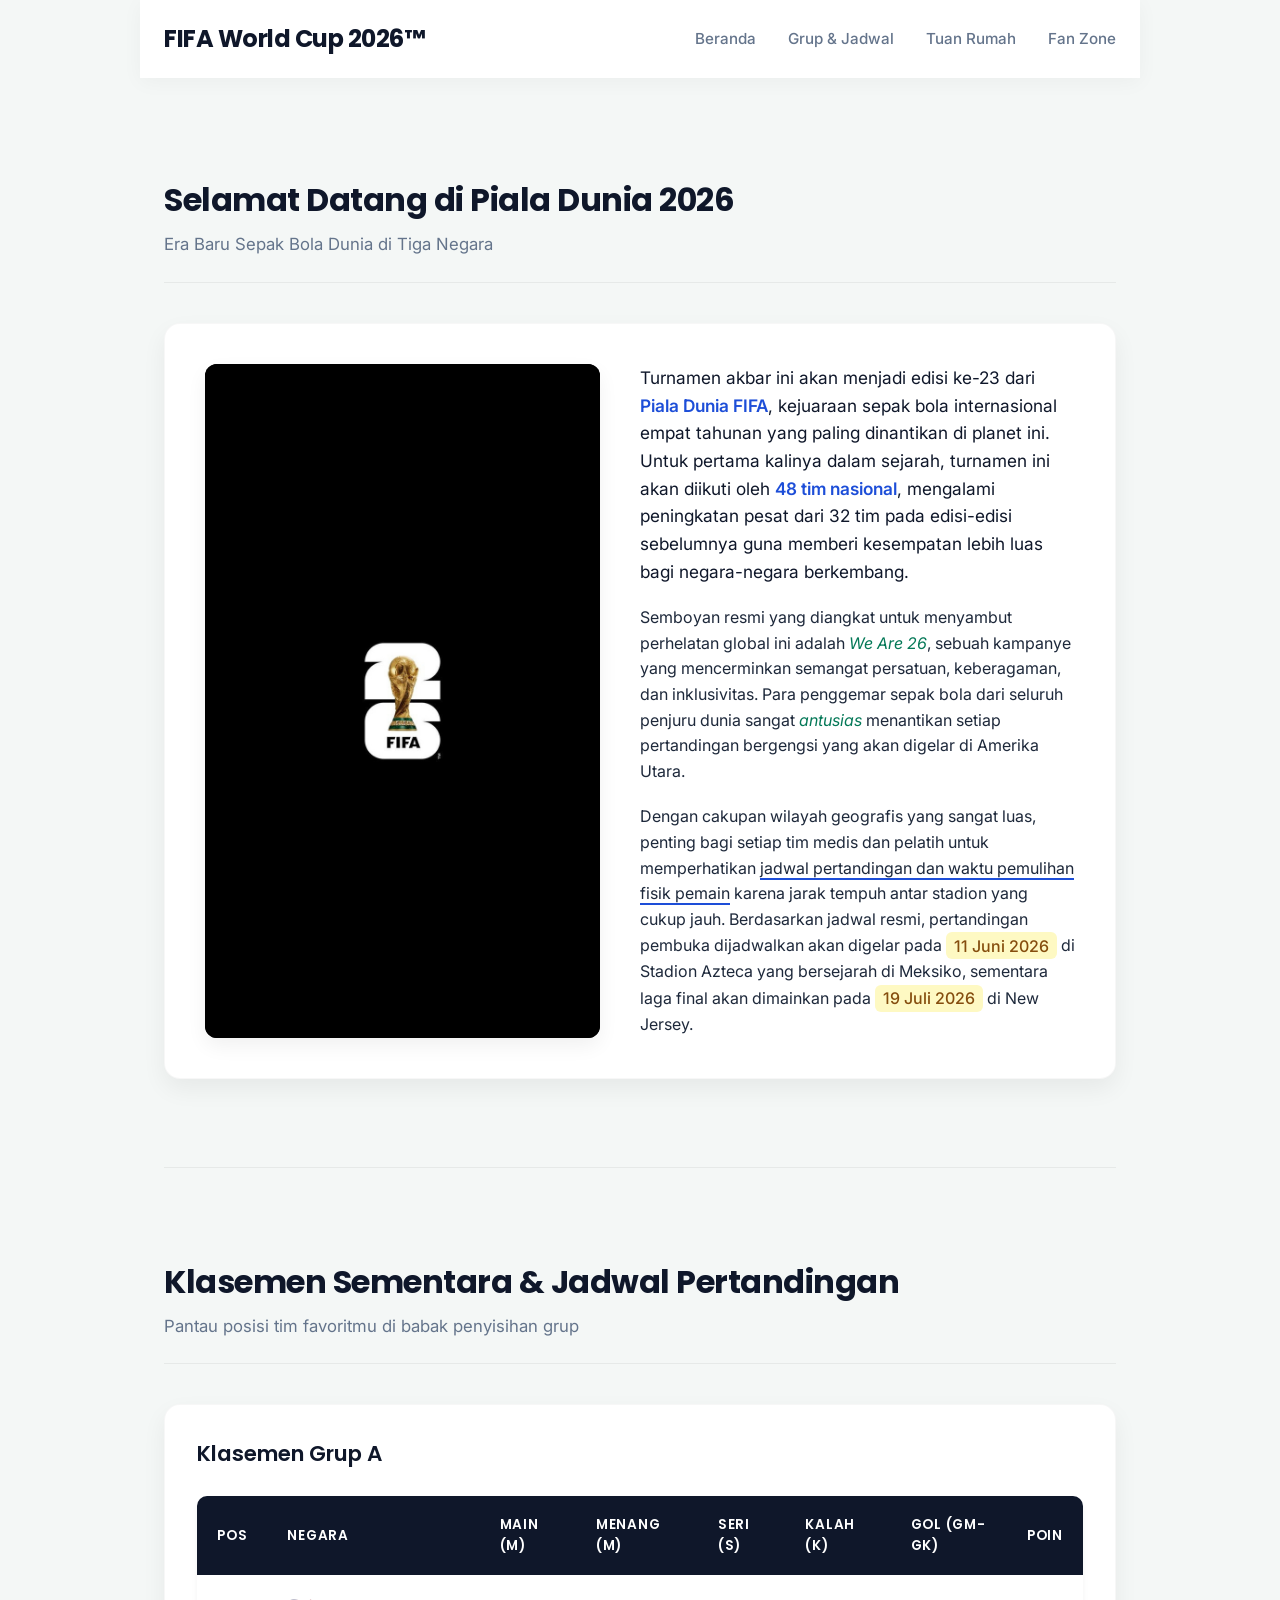
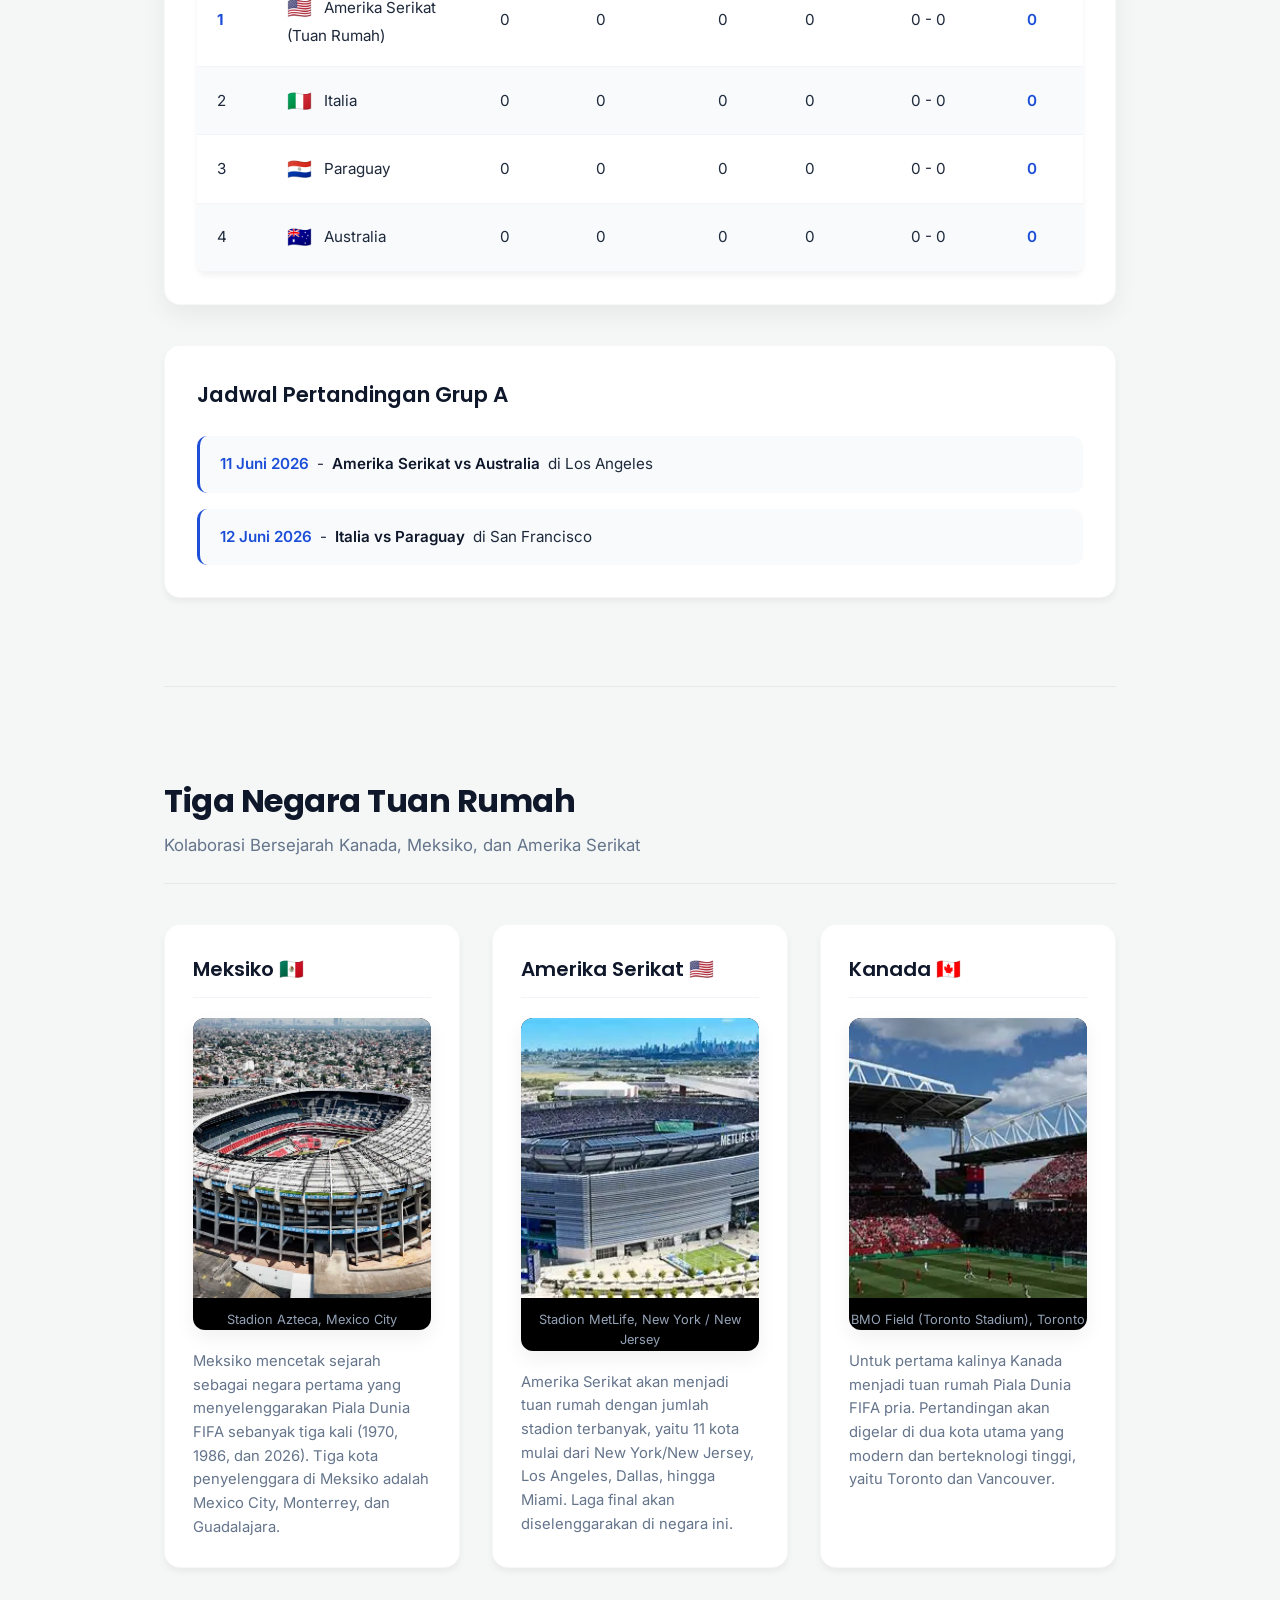
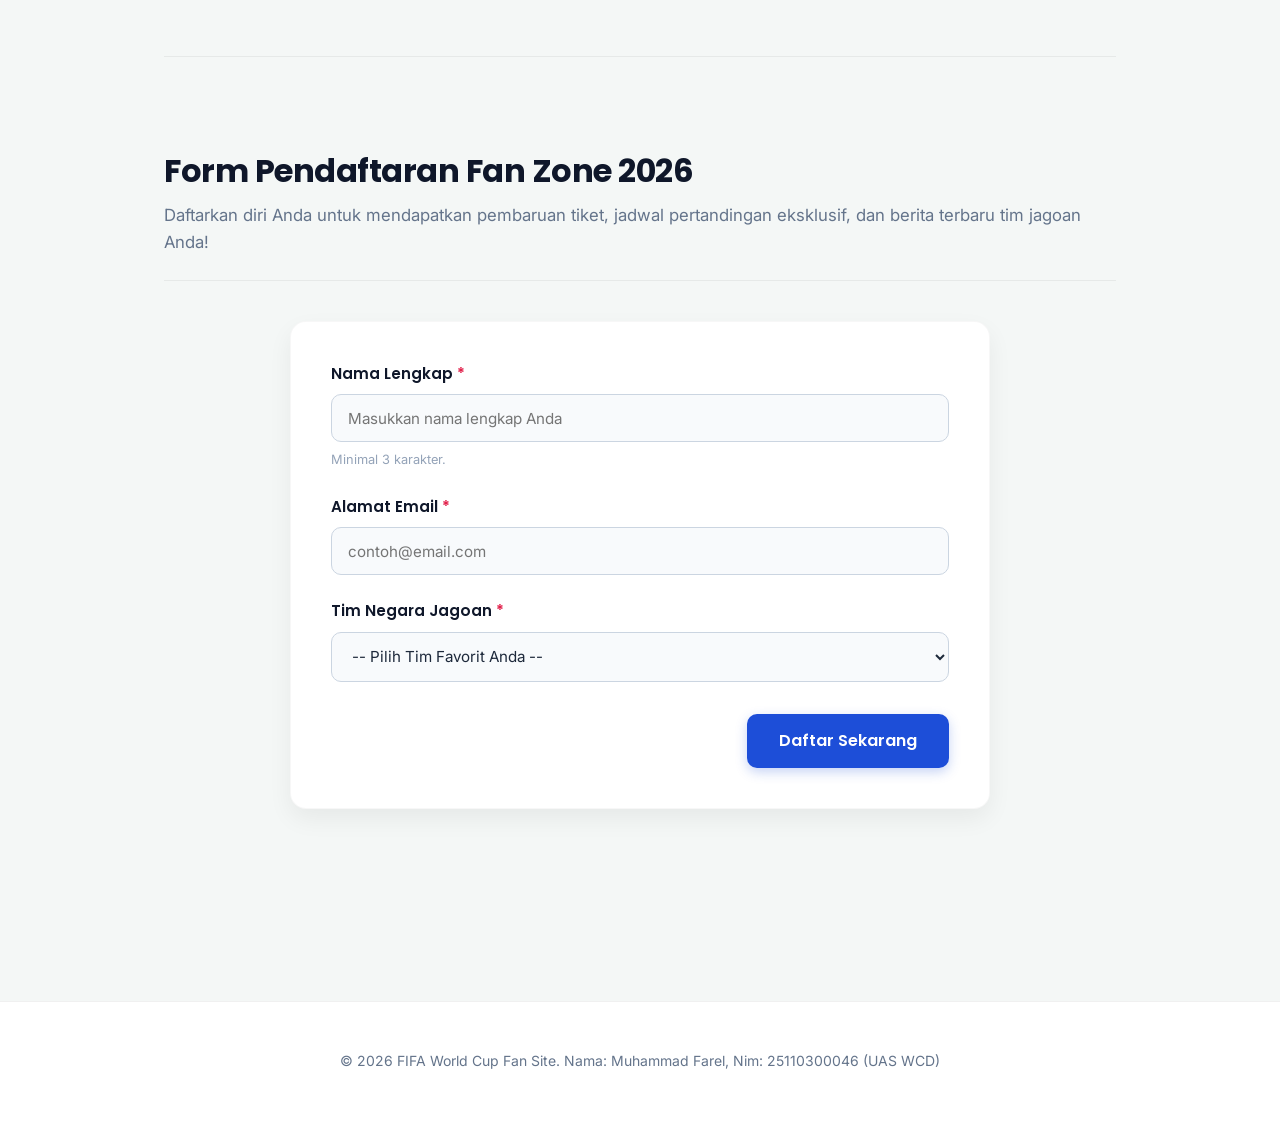
<file: index.html>
<!DOCTYPE html>
<html lang="id">
<head>
    <meta charset="UTF-8">
    <meta name="viewport" content="width=device-width, initial-scale=1.0">
    <title>Piala Dunia FIFA 2026 - Beranda</title>
    <!-- Tautan ke file CSS eksternal (sesuai instruksi, tanpa CSS inline) -->
    <link rel="stylesheet" href="style.css">
</head>
<body>

    <!-- Header & Navigasi Utama -->
    <header class="site-header" id="header">
        <div class="logo-container">
            <h1 class="site-title">FIFA World Cup 2026™</h1>
        </div>
        <nav class="main-nav" aria-label="Navigasi Utama">
            <ul class="nav-list">
                <li class="nav-item"><a href="#beranda" class="nav-link">Beranda</a></li>
                <li class="nav-item"><a href="#grup" class="nav-link">Grup & Jadwal</a></li>
                <li class="nav-item"><a href="#tuan-rumah" class="nav-link">Tuan Rumah</a></li>
                <li class="nav-item"><a href="#fan-zone" class="nav-link">Fan Zone</a></li>
            </ul>
        </nav>
    </header>

    <!-- Konten Utama -->
    <main class="main-content">

        <!-- Bagian 1: Beranda -->
        <section id="beranda" class="section hero-section">
            <div class="section-header">
                <h2 class="section-title">Selamat Datang di Piala Dunia 2026</h2>
                <p class="section-subtitle">Era Baru Sepak Bola Dunia di Tiga Negara</p>
            </div>

            <div class="hero-content">
                <!-- Gambar 1: Logo Resmi Piala Dunia 2026 -->
                <figure class="image-wrapper">
                    <img src="asset/logo-piala-dunia.png" 
                         alt="Logo Resmi Piala Dunia FIFA 2026" 
                         width="600" 
                         loading="lazy" 
                         class="featured-image">
                </figure>

                <!-- Paragraf dengan tag formatting wajib: <b>, <strong>, <i>, <em>, <u>, <mark> -->
                <div class="article-body">
                    <p class="intro-paragraph">
                        Turnamen akbar ini akan menjadi edisi ke-23 dari <b>Piala Dunia FIFA</b>, kejuaraan sepak bola internasional empat tahunan yang paling dinantikan di planet ini. Untuk pertama kalinya dalam sejarah, turnamen ini akan diikuti oleh <strong>48 tim nasional</strong>, mengalami peningkatan pesat dari 32 tim pada edisi-edisi sebelumnya guna memberi kesempatan lebih luas bagi negara-negara berkembang.
                    </p>
                    <p class="detail-paragraph">
                        Semboyan resmi yang diangkat untuk menyambut perhelatan global ini adalah <i>We Are 26</i>, sebuah kampanye yang mencerminkan semangat persatuan, keberagaman, dan inklusivitas. Para penggemar sepak bola dari seluruh penjuru dunia sangat <em>antusias</em> menantikan setiap pertandingan bergengsi yang akan digelar di Amerika Utara.
                    </p>
                    <p class="info-paragraph">
                        Dengan cakupan wilayah geografis yang sangat luas, penting bagi setiap tim medis dan pelatih untuk memperhatikan <u>jadwal pertandingan dan waktu pemulihan fisik pemain</u> karena jarak tempuh antar stadion yang cukup jauh. Berdasarkan jadwal resmi, pertandingan pembuka dijadwalkan akan digelar pada <mark>11 Juni 2026</mark> di Stadion Azteca yang bersejarah di Meksiko, sementara laga final akan dimainkan pada <mark>19 Juli 2026</mark> di New Jersey.
                    </p>
                </div>
            </div>
        </section>

        <hr class="section-divider">

        <!-- Bagian 2: Grup & Jadwal (Tabel Klasemen) -->
        <section id="grup" class="section group-section">
            <div class="section-header">
                <h2 class="section-title">Klasemen Sementara & Jadwal Pertandingan</h2>
                <p class="section-subtitle">Pantau posisi tim favoritmu di babak penyisihan grup</p>
            </div>

            <div class="table-container">
                <h3 class="table-title">Klasemen Grup A</h3>
                <!-- Tabel HTML Murni -->
                <table class="standings-table" border="1" cellpadding="10" cellspacing="0">
                    <thead>
                        <tr class="table-header-row">
                            <th class="col-pos">Pos</th>
                            <th class="col-team">Negara</th>
                            <th class="col-played">Main (M)</th>
                            <th class="col-win">Menang (M)</th>
                            <th class="col-draw">Seri (S)</th>
                            <th class="col-loss">Kalah (K)</th>
                            <th class="col-goals">Gol (GM-GK)</th>
                            <th class="col-points">Poin</th>
                        </tr>
                    </thead>
                    <tbody>
                        <tr class="table-row rank-1">
                            <td class="cell-pos">1</td>
                            <td class="cell-team">
                                <span class="flag-icon">🇺🇸</span> Amerika Serikat (Tuan Rumah)
                            </td>
                            <td class="cell-played">0</td>
                            <td class="cell-win">0</td>
                            <td class="cell-draw">0</td>
                            <td class="cell-loss">0</td>
                            <td class="cell-goals">0 - 0</td>
                            <td class="cell-points"><strong>0</strong></td>
                        </tr>
                        <tr class="table-row rank-2">
                            <td class="cell-pos">2</td>
                            <td class="cell-team">
                                <span class="flag-icon">🇮🇹</span> Italia
                            </td>
                            <td class="cell-played">0</td>
                            <td class="cell-win">0</td>
                            <td class="cell-draw">0</td>
                            <td class="cell-loss">0</td>
                            <td class="cell-goals">0 - 0</td>
                            <td class="cell-points"><strong>0</strong></td>
                        </tr>
                        <tr class="table-row rank-3">
                            <td class="cell-pos">3</td>
                            <td class="cell-team">
                                <span class="flag-icon">🇵🇾</span> Paraguay
                            </td>
                            <td class="cell-played">0</td>
                            <td class="cell-win">0</td>
                            <td class="cell-draw">0</td>
                            <td class="cell-loss">0</td>
                            <td class="cell-goals">0 - 0</td>
                            <td class="cell-points"><strong>0</strong></td>
                        </tr>
                        <tr class="table-row rank-4">
                            <td class="cell-pos">4</td>
                            <td class="cell-team">
                                <span class="flag-icon">🇦🇺</span> Australia
                            </td>
                            <td class="cell-played">0</td>
                            <td class="cell-win">0</td>
                            <td class="cell-draw">0</td>
                            <td class="cell-loss">0</td>
                            <td class="cell-goals">0 - 0</td>
                            <td class="cell-points"><strong>0</strong></td>
                        </tr>
                    </tbody>
                </table>
            </div>

            <div class="schedule-container">
                <h3 class="schedule-title">Jadwal Pertandingan Grup A</h3>
                <ul class="schedule-list">
                    <li class="schedule-item">
                        <span class="match-date">11 Juni 2026</span> - 
                        <span class="match-teams">Amerika Serikat vs Australia</span> di Los Angeles
                    </li>
                    <li class="schedule-item">
                        <span class="match-date">12 Juni 2026</span> - 
                        <span class="match-teams">Italia vs Paraguay</span> di San Francisco
                    </li>
                </ul>
            </div>
        </section>

        <hr class="section-divider">

        <!-- Bagian 3: Tuan Rumah -->
        <section id="tuan-rumah" class="section host-section">
            <div class="section-header">
                <h2 class="section-title">Tiga Negara Tuan Rumah</h2>
                <p class="section-subtitle">Kolaborasi Bersejarah Kanada, Meksiko, dan Amerika Serikat</p>
            </div>

            <div class="host-grid">
                <!-- Tuan Rumah 1: Meksiko -->
                <article class="host-card">
                    <h3 class="host-name">Meksiko 🇲🇽</h3>
                    <!-- Gambar 2: Stadion Meksiko -->
                    <figure class="host-image-wrapper">
                        <img src="asset/stadion-mexico.jpg" 
                             alt="Stadion Azteca Meksiko Tempat Pertandingan Pembuka Piala Dunia 2026" 
                             width="800" 
                             loading="lazy" 
                             class="stadium-image">
                        <figcaption class="host-caption">Stadion Azteca, Mexico City</figcaption>
                    </figure>
                    <p class="host-description">
                        Meksiko mencetak sejarah sebagai negara pertama yang menyelenggarakan Piala Dunia FIFA sebanyak tiga kali (1970, 1986, dan 2026). Tiga kota penyelenggara di Meksiko adalah Mexico City, Monterrey, dan Guadalajara.
                    </p>
                </article>

                <!-- Tuan Rumah 2: Amerika Serikat -->
                <article class="host-card">
                    <h3 class="host-name">Amerika Serikat 🇺🇸</h3>
                    <!-- Gambar 3: Stadion AS -->
                    <figure class="host-image-wrapper">
                        <img src="asset/stadion-america.png" 
                             alt="Stadion MetLife New York New Jersey Tempat Laga Final Piala Dunia 2026" 
                             width="800" 
                             loading="lazy" 
                             class="stadium-image">
                        <figcaption class="host-caption">Stadion MetLife, New York / New Jersey</figcaption>
                    </figure>
                    <p class="host-description">
                        Amerika Serikat akan menjadi tuan rumah dengan jumlah stadion terbanyak, yaitu 11 kota mulai dari New York/New Jersey, Los Angeles, Dallas, hingga Miami. Laga final akan diselenggarakan di negara ini.
                    </p>
                </article>

                <!-- Tuan Rumah 3: Kanada -->
                <article class="host-card">
                    <h3 class="host-name">Kanada 🇨🇦</h3>
                    <!-- Gambar 4: Stadion Kanada -->
                    <figure class="host-image-wrapper">
                        <img src="asset/stadion-canada.png" 
                             alt="Stadion BMO Field Toronto Tempat Pertandingan Piala Dunia 2026 di Kanada" 
                             width="800" 
                             loading="lazy" 
                             class="stadium-image">
                        <figcaption class="host-caption">BMO Field (Toronto Stadium), Toronto</figcaption>
                    </figure>
                    <p class="host-description">
                        Untuk pertama kalinya Kanada menjadi tuan rumah Piala Dunia FIFA pria. Pertandingan akan digelar di dua kota utama yang modern dan berteknologi tinggi, yaitu Toronto dan Vancouver.
                    </p>
                </article>
            </div>
        </section>

        <hr class="section-divider">

        <!-- Bagian 4: Fan Zone Form -->
        <section id="fan-zone" class="section fanzone-section">
            <div class="section-header">
                <h2 class="section-title">Form Pendaftaran Fan Zone 2026</h2>
                <p class="section-subtitle">Daftarkan diri Anda untuk mendapatkan pembaruan tiket, jadwal pertandingan eksklusif, dan berita terbaru tim jagoan Anda!</p>
            </div>

            <div class="fanzone-card">
                <form id="fanzone-form" class="fanzone-form">
                    <div class="form-group">
                        <label for="nama" class="form-label">Nama Lengkap <span class="required-star">*</span></label>
                        <input type="text" id="nama" name="nama" class="form-input" placeholder="Masukkan nama lengkap Anda" minlength="3" required>
                        <span class="form-hint">Minimal 3 karakter.</span>
                    </div>

                    <div class="form-group">
                        <label for="email" class="form-label">Alamat Email <span class="required-star">*</span></label>
                        <input type="email" id="email" name="email" class="form-input" placeholder="contoh@email.com" required>
                    </div>

                    <div class="form-group">
                        <label for="tim" class="form-label">Tim Negara Jagoan <span class="required-star">*</span></label>
                        <select id="tim" name="tim" class="form-select" required>
                            <option value="" disabled selected>-- Pilih Tim Favorit Anda --</option>
                            <option value="Argentina">Argentina (Juara Bertahan)</option>
                            <option value="Brasil">Brasil </option>
                            <option value="Prancis">Prancis </option>
                            <option value="Jerman">Jerman </option>
                            <option value="Inggris">Inggris</option>
                            <option value="Spanyol">Spanyol </option>
                            <option value="Portugal">Portugal </option>
                            <option value="Amerika Serikat">Amerika Serikat (Tuan Rumah)</option>
                            <option value="Meksiko">Meksiko (Tuan Rumah)</option>
                            <option value="Kanada">Kanada (Tuan Rumah)</option>
                            <option value="Jepang">Jepang </option>
                            <option value="Korea Selatan">Korea Selatan</option>
                            <option value="Belanda">Belanda </option>
                            <option value="Italia">Italia </option>
                            <option value="Uruguay">Uruguay </option>
                        </select>
                    </div>

                    <div class="form-actions">
                        <button type="submit" class="submit-btn">Daftar Sekarang</button>
                    </div>
                </form>
            </div>
        </section>

    </main>

    <!-- Footer -->
    <footer class="site-footer">
        <div class="footer-content">
            <p class="copyright-text">&copy; 2026 FIFA World Cup Fan Site. Nama: Muhammad Farel, Nim: 25110300046 (UAS WCD)</p>
        </div>
    </footer>

    <!-- Script JavaScript untuk Form Fan Zone -->
    <script src="form.js"></script>
</body>
</html>
</file>
<file: style.css>
/* ==========================================================================
   FIFA WORLD CUP 2026™ - CLEAN, MODERN, MINIMALIST & ELEGANT CSS
   Desain UI/UX Profesional Tanpa Framework (Murni Vanilla CSS)
   ========================================================================== */

/* ==========================================================================
   1. TIPOGRAFI & WARNA (Clean Aesthetic)
   ========================================================================== */
@import url('https://fonts.googleapis.com/css2?family=Inter:wght@300;400;500;600;700&family=Poppins:wght@500;600;700;800&display=swap');

:root {
    /* Warna Background Utama: Off-white yang lembut */
    --bg-main: #f4f7f6;
    --bg-white: #ffffff;
    
    /* Warna Teks: Abu-abu gelap kehitaman (kontras & nyaman di mata) */
    --text-primary: #1e293b;
    --text-secondary: #64748b;
    --text-muted: #94a3b8;
    
    /* Warna Aksen/Primary: Biru elegan */
    --primary-color: #1d4ed8;       /* Royal Blue yang Elegan */
    --primary-dark: #0f172a;        /* Deep Slate Blue untuk Header Tabel/Judul */
    --primary-light: #eff6ff;       /* Soft Blue Accent */
    
    /* Warna Aksen Sekunder */
    --accent-emerald: #10b981;
    --accent-amber: #f59e0b;
    
    /* Properti Desain Minimalis */
    --font-main: 'Inter', -apple-system, BlinkMacSystemFont, sans-serif;
    --font-heading: 'Poppins', sans-serif;
    --shadow-soft: 0 4px 6px rgba(0, 0, 0, 0.05);
    --shadow-medium: 0 10px 25px rgba(0, 0, 0, 0.06);
    --shadow-header: 0 4px 20px rgba(0, 0, 0, 0.04);
    --radius-md: 10px;
    --radius-lg: 12px;
    --radius-xl: 16px;
    --transition-smooth: all 0.3s cubic-bezier(0.16, 1, 0.3, 1);
}

/* ==========================================================================
   2. SPACING & BASE RESET
   ========================================================================== */
* {
    margin: 0;
    padding: 0;
    box-sizing: border-box;
}

html {
    scroll-behavior: smooth;
    font-size: 16px;
}

body {
    font-family: var(--font-main);
    background-color: var(--bg-main);
    color: var(--text-primary);
    line-height: 1.6; /* Wajib: Teks paragraf lebih nyaman dibaca */
    overflow-x: hidden;
    -webkit-font-smoothing: antialiased;
}

/* ==========================================================================
   3. NAVIGASI (HEADER) - Sticky, Putih Solid, Shadow Tipis
   ========================================================================== */
.site-header {
    background-color: var(--bg-white); /* Wajib: Warna background putih solid */
    position: sticky;                  /* Wajib: Sticky di atas layar */
    top: 0;
    z-index: 1000;
    box-shadow: var(--shadow-header);  /* Wajib: Box-shadow bawah sangat tipis dan lembut */
    padding: 1.25rem 0;
    transition: var(--transition-smooth);
}

/* Container untuk header agar sejajar dengan konten utama */
.site-header .logo-container,
.site-header .main-nav {
    display: flex;
    align-items: center;
}

.site-header {
    display: flex;
    justify-content: space-between;
    align-items: center;
    max-width: 1000px; /* Sejajar dengan container utama */
    margin: 0 auto;
    padding-left: 1.5rem;
    padding-right: 1.5rem;
}

.site-title {
    font-family: var(--font-heading);
    font-size: 1.5rem;
    font-weight: 700;
    color: var(--primary-dark);
    letter-spacing: -0.5px;
    text-decoration: none;
}

.main-nav .nav-list {
    display: flex;
    list-style: none;
    gap: 2rem;
    align-items: center;
}

.nav-link {
    color: var(--text-secondary);
    text-decoration: none;
    font-weight: 500;
    font-size: 0.95rem;
    padding: 0.5rem 0;
    position: relative;
    transition: var(--transition-smooth);
}

/* Wajib: Efek hover menu link (berubah warna & garis bawah smooth) */
.nav-link::after {
    content: '';
    position: absolute;
    bottom: 0;
    left: 0;
    width: 0%;
    height: 2px;
    background-color: var(--primary-color);
    transition: var(--transition-smooth);
    border-radius: 2px;
}

.nav-link:hover {
    color: var(--primary-color);
}

.nav-link:hover::after {
    width: 100%;
}

/* ==========================================================================
   4. LAYOUT UTAMA & CONTAINER (Pusatkan Konten max-width: 1000px)
   ========================================================================== */
.main-content {
    max-width: 1000px; /* Wajib: Pusatkan konten maksimal 1000px */
    margin: 0 auto;
    padding: 2.5rem 1.5rem;
}

/* Wajib: Ruang kosong lega (minimal padding 2rem pada setiap section) */
.section {
    padding: 3.5rem 0;
    margin-bottom: 2rem;
    scroll-margin-top: 90px;
}

.section-header {
    margin-bottom: 2.5rem;
    text-align: left;
    border-bottom: 1px solid rgba(0, 0, 0, 0.06);
    padding-bottom: 1.5rem;
}

.section-title {
    font-family: var(--font-heading);
    font-size: 2rem;
    font-weight: 700;
    color: var(--primary-dark);
    letter-spacing: -0.5px;
    margin-bottom: 0.35rem;
}

.section-subtitle {
    font-size: 1.05rem;
    color: var(--text-secondary);
    font-weight: 400;
}

.section-divider {
    border: 0;
    height: 1px;
    background-color: rgba(0, 0, 0, 0.06);
    margin: 2rem 0;
}

/* ==========================================================================
   5. ELEMEN VISUAL: HERO SECTION (FLEXBOX)
   ========================================================================== */
.hero-content {
    display: flex;
    flex-wrap: wrap; /* Wajib: Responsif */
    align-items: stretch;            /* Wajib: Agar gambar logo memanjang sejajar dengan tinggi teks artikel */
    gap: 2.5rem;
    background-color: var(--bg-white);
    padding: 2.5rem;
    border-radius: var(--radius-xl);
    box-shadow: var(--shadow-medium);
    border: 1px solid rgba(0, 0, 0, 0.03);
}

.hero-content .image-wrapper {
    flex: 1 1 380px;
    display: flex;
    flex-direction: column;
}

.hero-content .article-body {
    flex: 1 1 420px;
    display: flex;
    flex-direction: column;
    gap: 1.25rem;
}

/* ==========================================================================
   6. ATURAN STYLING GAMBAR (Wajib: border-radius 12px, object-fit, shadow)
   ========================================================================== */
.image-wrapper, .host-image-wrapper {
    position: relative;
    overflow: hidden;
    border-radius: var(--radius-lg); /* Wajib: border-radius 12px */
    box-shadow: 0 8px 20px rgba(0, 0, 0, 0.06); /* Wajib: Sedikit box-shadow */
    background-color: #000000;
}

img, .featured-image, .stadium-image {
    width: 100%;
    max-width: 100%;                 /* Wajib: Mengecil proporsional */
    height: 280px;
    object-fit: cover;               /* Wajib: object-fit cover */
    display: block;
    transition: transform 0.5s cubic-bezier(0.16, 1, 0.3, 1);
}

/* Khusus untuk gambar logo di Hero Section agar memanjang ke bawah sejajar dengan teks */
.hero-content .featured-image {
    height: 100%;
    min-height: 420px;
    object-fit: contain;
    background-color: #000000;
}

.image-wrapper:hover img,
.host-image-wrapper:hover img {
    transform: scale(1.04);
}

.image-caption, .host-caption {
    font-size: 0.8rem;
    color: var(--text-muted);
    text-align: center;
    margin-top: 0.75rem;
}

/* ==========================================================================
   7. STYLING FORMATTING TEKS (<mark>, <b>, <strong>, <i>, <em>, <u>)
   ========================================================================== */
p {
    font-size: 1rem;
    color: var(--text-primary);
    line-height: 1.6; /* Wajib: line-height 1.6 */
}

.intro-paragraph {
    font-size: 1.08rem;
    color: var(--primary-dark);
    font-weight: 400;
}

b, strong {
    color: var(--primary-color); /* Biru elegan untuk penekanan */
    font-weight: 600;
}

i, em {
    color: #047857; /* Emerald Dark yang elegan */
    font-style: italic;
}

u {
    text-decoration: underline;
    text-decoration-color: var(--primary-color);
    text-decoration-thickness: 2px;
    text-underline-offset: 4px;
}

/* Wajib: Elemen <mark> kuning pastel lembut dengan sudut membulat */
mark {
    background-color: #fef9c3;       /* Kuning pastel lembut */
    color: #854d0e;                  /* Teks cokelat keemasan hangat */
    padding: 0.15rem 0.5rem;
    border-radius: 6px;              /* Sudut sedikit membulat */
    font-weight: 500;
    display: inline-block;
    line-height: 1.4;
}

/* ==========================================================================
   8. ELEMEN VISUAL: TABEL KLASEMEN (Bersih, Tanpa Border Tebal, Shadow Lembut)
   ========================================================================== */
.table-container {
    background-color: var(--bg-white);
    padding: 2rem;
    border-radius: var(--radius-xl);
    box-shadow: var(--shadow-medium);
    margin-bottom: 2.5rem;
    border: 1px solid rgba(0, 0, 0, 0.03);
    overflow-x: auto; /* Wajib: Scroll horizontal saat layar dipersempit */
}

.table-title, .schedule-title {
    font-family: var(--font-heading);
    font-size: 1.35rem;
    font-weight: 600;
    color: var(--primary-dark);
    margin-bottom: 1.5rem;
}

/* Wajib: Tabel putih, border-radius 10px, box-shadow lembut */
.standings-table {
    width: 100%;
    border-collapse: collapse;
    background-color: var(--bg-white);
    border-radius: var(--radius-md); /* Wajib: border-radius 10px */
    overflow: hidden;
    box-shadow: var(--shadow-soft);    /* Wajib: 0 4px 6px rgba(0,0,0,0.05) */
    border: none;                      /* Wajib: Hilangkan garis tepi tebal */
}

/* Header Tabel Warna Aksen Biru Elegan */
.standings-table th {
    background-color: var(--primary-dark); /* Biru tua elegan */
    color: var(--bg-white);
    font-family: var(--font-heading);
    font-weight: 600;
    font-size: 0.85rem;
    text-transform: uppercase;
    letter-spacing: 0.75px;
    padding: 1.1rem 1.25rem;
    text-align: left;
    border: none;
}

.standings-table td {
    padding: 1.1rem 1.25rem;
    font-size: 0.95rem;
    color: var(--text-primary);
    border-bottom: 1px solid #f1f5f9; /* Garis pembatas sangat tipis dan bersih */
    border-top: none;
    border-left: none;
    border-right: none;
}

/* Wajib: Warna latar selang-seling (Zebra Striping) sangat tipis */
.standings-table tbody tr:nth-child(even) {
    background-color: #f8fafc; /* Sangat tipis dan lembut */
}

.standings-table tbody tr:nth-child(odd) {
    background-color: #ffffff;
}

/* Hover Effect pada Baris Tabel */
.standings-table tbody tr {
    transition: var(--transition-smooth);
}

.standings-table tbody tr:hover {
    background-color: var(--primary-light); /* Highlight biru pastel sangat lembut */
}

/* Penanda Posisi 1 */
.rank-1 .cell-pos {
    font-weight: 700;
    color: var(--primary-color);
}

.flag-icon {
    font-size: 1.25rem;
    margin-right: 0.5rem;
    vertical-align: -2px;
}

/* Jadwal Pertandingan Minimalis */
.schedule-container {
    background-color: var(--bg-white);
    padding: 2rem;
    border-radius: var(--radius-xl);
    box-shadow: var(--shadow-soft);
    border: 1px solid rgba(0, 0, 0, 0.03);
}

.schedule-list {
    list-style: none;
    display: flex;
    flex-direction: column;
    gap: 1rem;
}

.schedule-item {
    padding: 1rem 1.25rem;
    background-color: #f8fafc;
    border-radius: var(--radius-md);
    border-left: 3px solid var(--primary-color);
    font-size: 0.95rem;
    color: var(--text-primary);
    display: flex;
    flex-wrap: wrap;
    align-items: center;
    gap: 0.5rem;
}

.match-date {
    font-weight: 600;
    color: var(--primary-color);
}

.match-teams {
    font-weight: 600;
    color: var(--primary-dark);
}

/* ==========================================================================
   9. SECTION TUAN RUMAH (FLEXBOX LAYOUT CLEAN)
   ========================================================================== */
.host-grid {
    display: flex;
    flex-wrap: wrap; /* Wajib: Responsif */
    gap: 2rem;
    justify-content: space-between;
}

.host-card {
    flex: 1 1 290px;
    background-color: var(--bg-white);
    border-radius: var(--radius-xl);
    padding: 1.75rem;
    box-shadow: var(--shadow-soft);
    border: 1px solid rgba(0, 0, 0, 0.03);
    display: flex;
    flex-direction: column;
    gap: 1.25rem;
    transition: var(--transition-smooth);
}

.host-card:hover {
    transform: translateY(-5px);
    box-shadow: var(--shadow-medium);
}

.host-name {
    font-family: var(--font-heading);
    font-size: 1.25rem;
    font-weight: 600;
    color: var(--primary-dark);
    padding-bottom: 0.75rem;
    border-bottom: 1px solid #f1f5f9;
}

.host-description {
    font-size: 0.925rem;
    color: var(--text-secondary);
    line-height: 1.6;
}

/* ==========================================================================
   10. SECTION FAN ZONE (FORM PENDAFTARAN)
   ========================================================================== */
.fanzone-card {
    background-color: var(--bg-white);
    padding: 2.5rem;
    border-radius: var(--radius-xl);
    box-shadow: var(--shadow-medium);
    border: 1px solid rgba(0, 0, 0, 0.03);
    max-width: 700px;
    margin: 0 auto;
}

.fanzone-form {
    display: flex;
    flex-direction: column;
    gap: 1.5rem; /* Wajib: Tata letak rapi menggunakan Flexbox */
}

.form-group {
    display: flex;
    flex-direction: column;
    gap: 0.5rem;
}

.form-label {
    font-family: var(--font-heading);
    font-size: 0.95rem;
    font-weight: 600;
    color: var(--primary-dark);
}

.required-star {
    color: #e11d48; /* Crimson red untuk penanda wajib */
}

.form-input, .form-select {
    font-family: var(--font-main);
    font-size: 0.95rem;
    color: var(--text-primary);
    background-color: #f8fafc;
    border: 1.5px solid #cbd5e1;
    border-radius: var(--radius-md);
    padding: 0.85rem 1rem;
    transition: var(--transition-smooth);
    outline: none;
    width: 100%;
}

.form-input:focus, .form-select:focus {
    background-color: var(--bg-white);
    border-color: var(--primary-color);
    box-shadow: 0 0 0 4px rgba(29, 78, 216, 0.12); /* Efek glow biru elegan */
}

.form-hint {
    font-size: 0.8rem;
    color: var(--text-muted);
}

.form-actions {
    margin-top: 0.5rem;
    display: flex;
    justify-content: flex-end;
}

.submit-btn {
    font-family: var(--font-heading);
    font-size: 1rem;
    font-weight: 600;
    color: var(--bg-white);
    background-color: var(--primary-color);
    border: none;
    border-radius: var(--radius-md);
    padding: 0.9rem 2rem;
    cursor: pointer;
    transition: var(--transition-smooth);
    box-shadow: 0 4px 12px rgba(29, 78, 216, 0.25);
    display: inline-flex;
    align-items: center;
    justify-content: center;
    gap: 0.5rem;
}

.submit-btn:hover {
    background-color: var(--primary-dark);
    transform: translateY(-2px);
    box-shadow: 0 6px 16px rgba(15, 23, 42, 0.3);
}

.submit-btn:active {
    transform: translateY(0);
}

/* ==========================================================================
   11. FOOTER ELEGAN & MINIMALIS
   ========================================================================== */
.site-footer {
    background-color: var(--bg-white);
    border-top: 1px solid rgba(0, 0, 0, 0.06);
    padding: 3rem 1.5rem;
    text-align: center;
    margin-top: 4rem;
}

.footer-content p {
    font-size: 0.875rem;
    color: var(--text-secondary);
    margin-bottom: 0.35rem;
}

.disclaimer-text {
    opacity: 0.7;
    font-size: 0.8rem;
}

/* ==========================================================================
   11. RESPONSIVITAS KETAT (MOBILE VIEW)
   ========================================================================== */
@media screen and (max-width: 768px) {
    /* Header & Navigasi Mobile */
    .site-header {
        flex-direction: column;
        gap: 1rem;
        padding: 1rem 1.5rem;
    }

    .main-nav .nav-list {
        gap: 1.25rem;
        flex-wrap: wrap;
        justify-content: center;
    }

    /* Layout Konten Mobile */
    .hero-content {
        flex-direction: column;
        padding: 1.5rem;
        gap: 1.75rem;
    }

    .hero-content .image-wrapper,
    .hero-content .article-body {
        flex: 1 1 100%;
        width: 100%;
    }

    .section {
        padding: 2rem 0; /* Tetap lega namun proporsional di mobile */
    }

    .section-title {
        font-size: 1.6rem;
    }

    /* Tabel di Mobile: Bisa discroll tanpa merusak layout utama */
    .table-container, .schedule-container {
        padding: 1.25rem;
    }

    .standings-table th,
    .standings-table td {
        padding: 0.85rem 1rem;
        font-size: 0.875rem;
        white-space: nowrap; /* Mencegah teks tabel hancur berantakan di layar sempit */
    }

    /* Gambar mengecil secara proporsional */
    img, .featured-image, .stadium-image {
        height: 200px;
        max-width: 100%;
    }

    /* Form Fan Zone di Mobile */
    .fanzone-card {
        padding: 1.5rem;
    }

    .submit-btn {
        width: 100%;
    }
}
</file>
